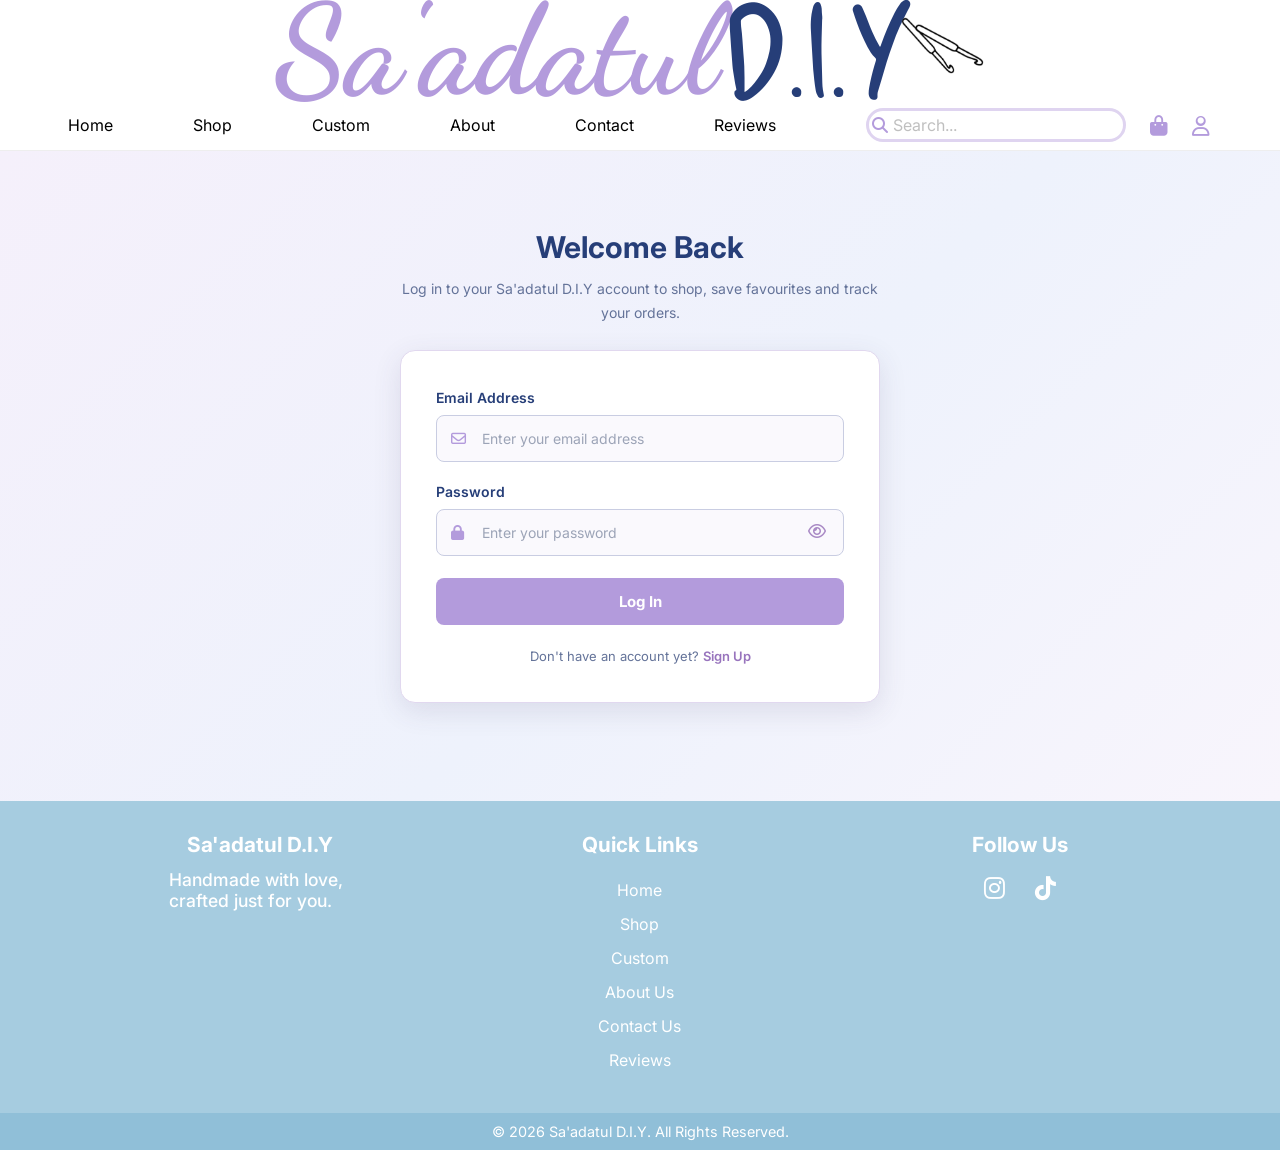
<file: login.html>
<!DOCTYPE html>
<html lang="en">
<head>
    <meta charset="UTF-8">
    <meta name="viewport" content="width=device-width, initial-scale=1.0">
    <title>Log In | Sa'adatul D.I.Y</title>

    <!-- Google Fonts -->
    <link rel="preconnect" href="https://fonts.googleapis.com">
    <link rel="preconnect" href="https://fonts.gstatic.com" crossorigin>
    <link href="https://fonts.googleapis.com/css2?family=Dancing+Script:wght@700&family=Delicious+Handrawn&family=Inter:wght@400;500;600;700&display=swap" rel="stylesheet">

    <!-- Font Awesome -->
    <link rel="stylesheet" href="https://cdnjs.cloudflare.com/ajax/libs/font-awesome/6.5.2/css/all.min.css">

    <!-- CSS (same design as the Sign Up page) -->
    <link rel="stylesheet" href="css/global.css">
    <link rel="stylesheet" href="css/signup.css">
    <link rel="stylesheet" href="css/account-menu.css">

    <!-- JavaScript -->
    <script src="js/global.js" defer></script>
    <script src="js/login.js" defer></script>
</head>

<body>

    <!-- HEADER -->
    <header>
        <div class="logo-container">
            <h1 class="signup-brand">
                <span class="fancy-text">Sa'adatul</span>
                <span class="cute-text">D.I.Y</span>
            </h1>
            <img src="photos/hook.png"
                 alt="Crochet hook"
                 class="logo-hook">
        </div>
    </header>

    <!-- NAVIGATION BAR -->
    <div class="nav-bar">
        <nav aria-label="Main navigation">

            <ul>
                <li><a href="index.html">Home</a></li>
                <li><a href="shop.html">Shop</a></li>

                <li class="has-dropdown">
                    <a href="custom.html" class="dropdown-title">
                        Custom
                    </a>

                    <ul class="dropdown">
                        <li>
                            <a href="custom.html">
                                Custom Keychain
                            </a>
                        </li>
                        <li>
                            <a href="#">
                                Custom Figurine
                            </a>
                        </li>
                    </ul>
                </li>

                <li><a href="about.html">About</a></li>
                <li><a href="contact.html">Contact</a></li>
                <li><a href="review.html">Reviews</a></li>
            </ul>

            <div class="nav-icon">

                <form class="searchbar"
                      action="shop.html"
                      method="get">
                    <i class="fa-solid fa-magnifying-glass search-icon"></i>
                    <input type="search"
                           class="search-input"
                           name="search"
                           placeholder="Search..."
                           aria-label="Search products">
                </form>

                <div class="cart-icon">
                    <a href="cart.html" aria-label="Shopping cart">
                        <i class="fa-solid fa-bag-shopping fa-lg"></i>
                    </a>
                </div>

                <div class="profile-icon">
                    <a href="account.html" aria-label="My account">
                        <i class="fa-regular fa-user fa-lg"></i>
                    </a>
                </div>

            </div>
        </nav>
    </div>

    <!-- LOGIN CONTENT -->
    <main class="signup-page">

        <div class="signup-container">

            <div class="signup-heading">
                <h2>Welcome Back</h2>
                <p>
                    Log in to your Sa'adatul D.I.Y account
                    to shop, save favourites and track your orders.
                </p>
            </div>

            <div class="signup-card">

                <form id="loginForm" novalidate>

                    <!-- MESSAGE FROM OTHER PAGES (e.g. "Please log in to add to cart") -->
                    <p id="loginNotice"
                       class="form-message"
                       role="status"
                       aria-live="polite"></p>

                    <!-- EMAIL -->
                    <div class="form-group">
                        <label for="email">Email Address</label>

                        <div class="input-wrapper">
                            <i class="fa-regular fa-envelope"></i>

                            <input
                                type="email"
                                id="email"
                                name="email"
                                placeholder="Enter your email address"
                                autocomplete="email"
                                maxlength="254"
                                required>
                        </div>

                        <small class="error-message"
                               id="emailError"></small>
                    </div>

                    <!-- PASSWORD -->
                    <div class="form-group">
                        <label for="password">Password</label>

                        <div class="input-wrapper">
                            <i class="fa-solid fa-lock"></i>

                            <input
                                type="password"
                                id="password"
                                name="password"
                                placeholder="Enter your password"
                                autocomplete="current-password"
                                required>

                            <button type="button"
                                    class="toggle-password"
                                    data-target="password"
                                    aria-label="Show password"
                                    aria-pressed="false">
                                <i class="fa-regular fa-eye"></i>
                            </button>
                        </div>

                        <small class="error-message"
                               id="passwordError"></small>
                    </div>

                    <!-- SUBMISSION MESSAGE -->
                    <p id="formMessage"
                       class="form-message"
                       role="status"
                       aria-live="polite"></p>

                    <!-- LOGIN BUTTON -->
                    <button type="submit"
                            class="signup-button">
                        Log In
                    </button>

                    <!-- SIGNUP LINK -->
                    <p class="login-text">
                        Don't have an account yet?
                        <a href="signup.html" id="signupLink">Sign Up</a>
                    </p>

                </form>
            </div>
        </div>
    </main>

    <!-- FOOTER -->
    <footer>
        <div class="container">

            <div class="footer-content">
                <h3>Sa'adatul D.I.Y</h3>
                <p>Handmade with love, crafted just for you.</p>
            </div>

            <div class="footer-content">
                <h3>Quick Links</h3>

                <ul class="List">
                    <li><a href="index.html">Home</a></li>
                    <li><a href="shop.html">Shop</a></li>
                    <li><a href="custom.html">Custom</a></li>
                    <li><a href="about.html">About Us</a></li>
                    <li><a href="contact.html">Contact Us</a></li>
                    <li><a href="review.html">Reviews</a></li>
                </ul>
            </div>

            <div class="footer-content">
                <h3>Follow Us</h3>

                <ul class="List">
                    <li>
                        <a href="https://www.instagram.com/saadatuldiy/"
                           aria-label="Instagram">
                            <i class="fa-brands fa-instagram fa-xl insta-icon"></i>
                        </a>
                    </li>

                    <li>
                        <a href="https://www.tiktok.com/@saadatuldiy"
                           aria-label="TikTok">
                            <i class="fa-brands fa-tiktok fa-xl tiktok-icon"></i>
                        </a>
                    </li>
                </ul>
            </div>

        </div>

        <div class="bottom-bar">
            <p>&copy; 2026 Sa'adatul D.I.Y. All Rights Reserved.</p>
        </div>
    </footer>

</body>
</html>
</file>
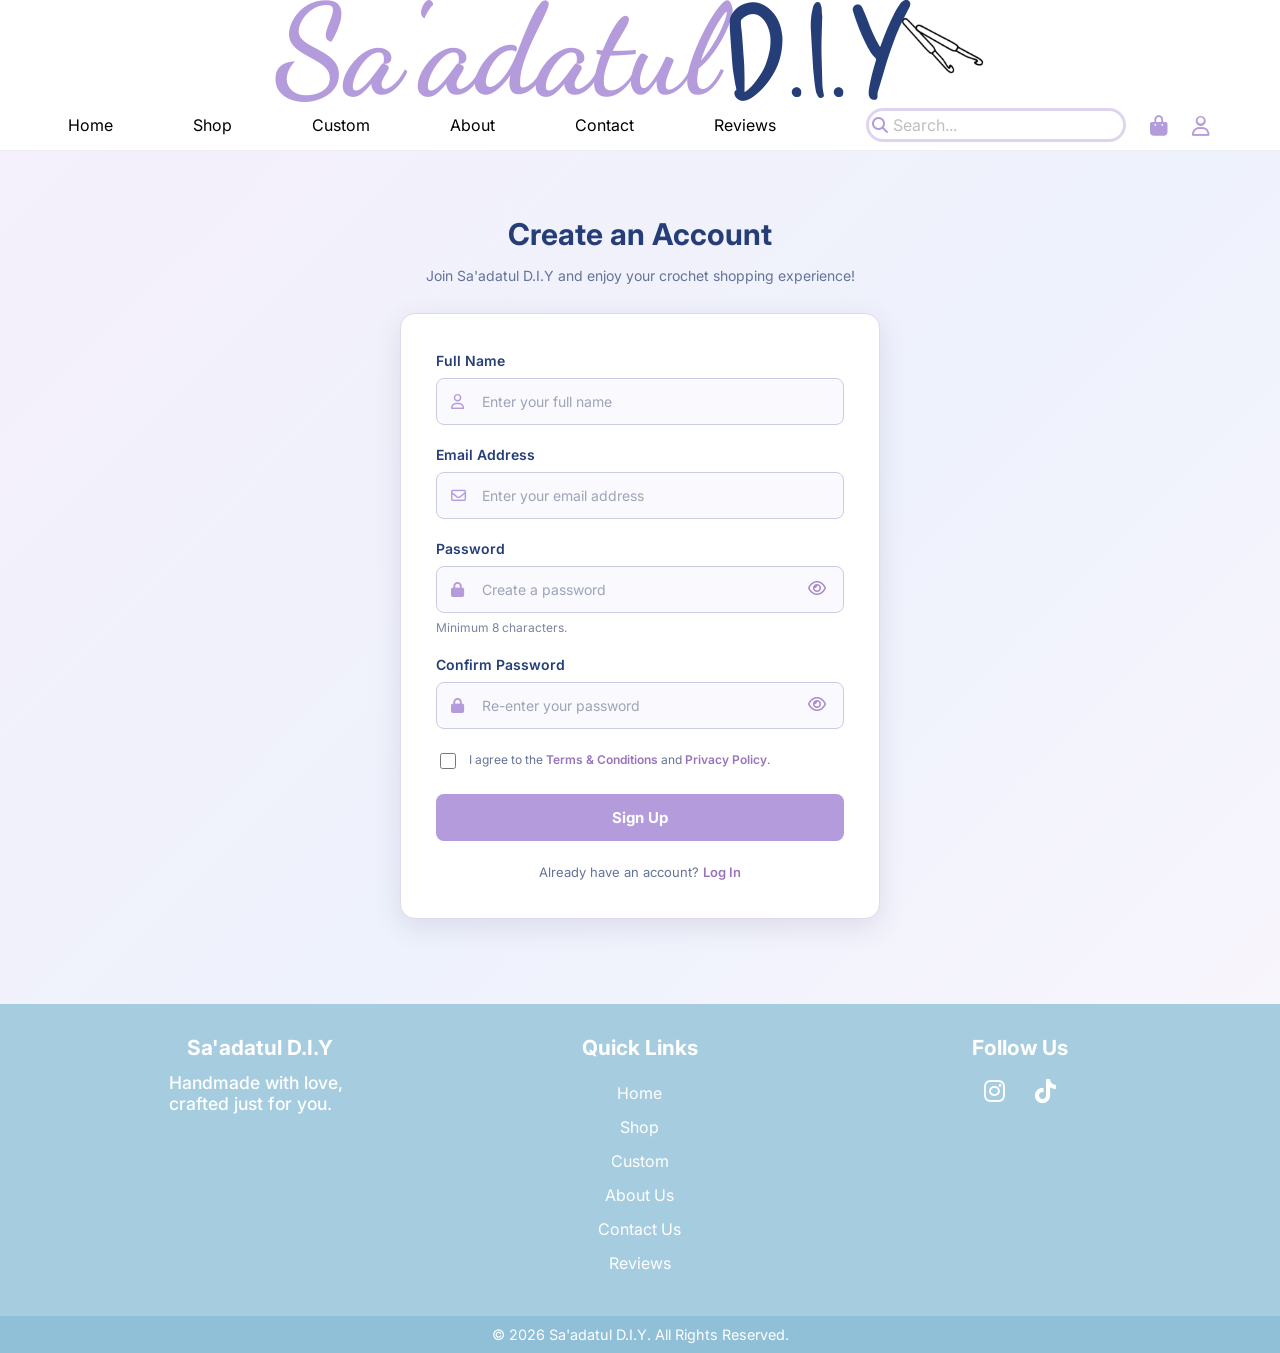
<file: signup.html>
<!DOCTYPE html>
<html lang="en">
<head>
    <meta charset="UTF-8">
    <meta name="viewport" content="width=device-width, initial-scale=1.0">
    <title>Sign Up | Sa'adatul D.I.Y</title>

    <!-- Google Fonts -->
    <link rel="preconnect" href="https://fonts.googleapis.com">
    <link rel="preconnect" href="https://fonts.gstatic.com" crossorigin>
    <link href="https://fonts.googleapis.com/css2?family=Dancing+Script:wght@700&family=Delicious+Handrawn&family=Inter:wght@400;500;600;700&display=swap" rel="stylesheet">

    <!-- Font Awesome -->
    <link rel="stylesheet" href="https://cdnjs.cloudflare.com/ajax/libs/font-awesome/6.5.2/css/all.min.css">

    <!-- CSS -->
    <link rel="stylesheet" href="css/global.css">
    <link rel="stylesheet" href="css/signup.css">
    <link rel="stylesheet" href="css/account-menu.css">

    <!-- JavaScript -->
    <script src="js/global.js" defer></script>
    <script src="js/signup.js" defer></script>
</head>

<body>

    <!-- HEADER -->
    <header>
        <div class="logo-container">
            <h1 class="signup-brand">
                <span class="fancy-text">Sa'adatul</span>
                <span class="cute-text">D.I.Y</span>
            </h1>
            <img src="photos/hook.png"
                 alt="Crochet hook"
                 class="logo-hook">
        </div>
    </header>

    <!-- NAVIGATION BAR -->
    <div class="nav-bar">
        <nav aria-label="Main navigation">

            <ul>
                <li><a href="index.html">Home</a></li>
                <li><a href="shop.html">Shop</a></li>

                <li class="has-dropdown">
                    <a href="custom.html" class="dropdown-title">
                        Custom
                    </a>

                    <ul class="dropdown">
                        <li>
                            <a href="custom.html">
                                Custom Keychain
                            </a>
                        </li>
                        <li>
                            <a href="#">
                                Custom Figurine
                            </a>
                        </li>
                    </ul>
                </li>

                <li><a href="about.html">About</a></li>
                <li><a href="contact.html">Contact</a></li>
                <li><a href="review.html">Reviews</a></li>
            </ul>

            <div class="nav-icon">

                <form class="searchbar"
                      action="shop.html"
                      method="get">
                    <i class="fa-solid fa-magnifying-glass search-icon"></i>
                    <input type="search"
                           class="search-input"
                           name="search"
                           placeholder="Search..."
                           aria-label="Search products">
                </form>

                <div class="cart-icon">
                    <a href="cart.html" aria-label="Shopping cart">
                        <i class="fa-solid fa-bag-shopping fa-lg"></i>
                    </a>
                </div>

                <div class="profile-icon">
                    <a href="account.html" aria-label="My account">
                        <i class="fa-regular fa-user fa-lg"></i>
                    </a>
                </div>

            </div>
        </nav>
    </div>

    <!-- SIGNUP CONTENT -->
    <main class="signup-page">

        <div class="signup-container">

            <div class="signup-heading">
                <h2>Create an Account</h2>
                <p>
                    Join Sa'adatul D.I.Y and enjoy
                    your crochet shopping experience!
                </p>
            </div>

            <div class="signup-card">

                <form id="signupForm" novalidate>

                    <!-- FULL NAME -->
                    <div class="form-group">
                        <label for="fullName">Full Name</label>

                        <div class="input-wrapper">
                            <i class="fa-regular fa-user"></i>

                            <input
                                type="text"
                                id="fullName"
                                name="full_name"
                                placeholder="Enter your full name"
                                autocomplete="name"
                                maxlength="100"
                                required>
                        </div>

                        <small class="error-message"
                               id="nameError"></small>
                    </div>

                    <!-- EMAIL -->
                    <div class="form-group">
                        <label for="email">Email Address</label>

                        <div class="input-wrapper">
                            <i class="fa-regular fa-envelope"></i>

                            <input
                                type="email"
                                id="email"
                                name="email"
                                placeholder="Enter your email address"
                                autocomplete="email"
                                maxlength="254"
                                required>
                        </div>

                        <small class="error-message"
                               id="emailError"></small>
                    </div>

                    <!-- PASSWORD -->
                    <div class="form-group">
                        <label for="password">Password</label>

                        <div class="input-wrapper">
                            <i class="fa-solid fa-lock"></i>

                            <input
                                type="password"
                                id="password"
                                name="password"
                                placeholder="Create a password"
                                autocomplete="new-password"
                                minlength="8"
                                required>

                            <button type="button"
                                    class="toggle-password"
                                    data-target="password"
                                    aria-label="Show password"
                                    aria-pressed="false">
                                <i class="fa-regular fa-eye"></i>
                            </button>
                        </div>

                        <small class="password-hint">
                            Minimum 8 characters.
                        </small>

                        <small class="error-message"
                               id="passwordError"></small>
                    </div>

                    <!-- CONFIRM PASSWORD -->
                    <div class="form-group">
                        <label for="confirmPassword">
                            Confirm Password
                        </label>

                        <div class="input-wrapper">
                            <i class="fa-solid fa-lock"></i>

                            <input
                                type="password"
                                id="confirmPassword"
                                name="confirm_password"
                                placeholder="Re-enter your password"
                                autocomplete="new-password"
                                required>

                            <button type="button"
                                    class="toggle-password"
                                    data-target="confirmPassword"
                                    aria-label="Show confirm password"
                                    aria-pressed="false">
                                <i class="fa-regular fa-eye"></i>
                            </button>
                        </div>

                        <small class="error-message"
                               id="confirmError"></small>
                    </div>

                    <!-- TERMS -->
                    <div class="terms-group">
                        <input type="checkbox"
                               id="agreeTerms"
                               required>

                        <label for="agreeTerms">
                            I agree to the
                            <a href="terms.html">Terms & Conditions</a>
                            and
                            <a href="privacy.html">Privacy Policy</a>.
                        </label>
                    </div>

                    <small class="error-message"
                           id="termsError"></small>

                    <!-- SUBMISSION MESSAGE -->
                    <p id="formMessage"
                       class="form-message"
                       role="status"
                       aria-live="polite"></p>

                    <!-- SIGNUP BUTTON -->
                    <button type="submit"
                            class="signup-button">
                        Sign Up
                    </button>

                    <!-- LOGIN LINK -->
                    <p class="login-text">
                        Already have an account?
                        <a href="login.html" id="loginLink">Log In</a>
                    </p>

                </form>
            </div>
        </div>
    </main>

    <!-- FOOTER -->
    <footer>
        <div class="container">

            <div class="footer-content">
                <h3>Sa'adatul D.I.Y</h3>
                <p>Handmade with love, crafted just for you.</p>
            </div>

            <div class="footer-content">
                <h3>Quick Links</h3>

                <ul class="List">
                    <li><a href="index.html">Home</a></li>
                    <li><a href="shop.html">Shop</a></li>
                    <li><a href="custom.html">Custom</a></li>
                    <li><a href="about.html">About Us</a></li>
                    <li><a href="contact.html">Contact Us</a></li>
                    <li><a href="review.html">Reviews</a></li>
                </ul>
            </div>

            <div class="footer-content">
                <h3>Follow Us</h3>

                <ul class="List">
                    <li>
                        <a href="https://www.instagram.com/"
                           aria-label="Instagram">
                            <i class="fa-brands fa-instagram fa-xl insta-icon"></i>
                        </a>
                    </li>

                    <li>
                        <a href="https://www.tiktok.com/"
                           aria-label="TikTok">
                            <i class="fa-brands fa-tiktok fa-xl tiktok-icon"></i>
                        </a>
                    </li>
                </ul>
            </div>

        </div>

        <div class="bottom-bar">
            <p>&copy; 2026 Sa'adatul D.I.Y. All Rights Reserved.</p>
        </div>
    </footer>

</body>
</html>
</file>
<file: css/global.css>
/* ---------------------- Header ------------------- */
html {
    scroll-behavior: smooth;
}

header {
    width: 100%;
      background: #ffffff;
    padding: 20px 0; 
}

.fancy-text {
    font-family: 'Dancing Script', cursive;
    font-weight: 700;
    font-size: 1.4em;
    color: #B39BDC;
}

.cute-text {
    font-family: 'Delicious Handrawn', cursive;
    font-weight: 400;
    font-size: 1.4em;
}

h1 {
    width: 100%;
    margin-top: 0px;
    margin-bottom: 0px;
}

.logo-container {
    display: flex;
    justify-content: center;
    align-items: center;
    gap: 10px;
    width: 100%;
    height: 60px;
    font-size: 45px;
}

.logo-hook {
    width: auto;
    height: 3.9em;
    margin-left: -30px;
}

/* ---------------------- Navigation Bar ------------------- */

.nav-bar {
    background: #ffffff;
    border-bottom: 1px solid #eee;
}

nav{
    padding: 10px 0;
    height: 50px;
    display: flex;
    align-items: center;
    justify-content: space-between;
    position: relative;
}

nav ul {
    position: absolute;
    left: 33%;  
    transform: translateX(-50%);
    display: flex;
    align-items: center;
    justify-content: center;
    gap: 40px;
    list-style: none;
    padding: 0;
    margin: 0;
}

nav ul li {
    display: inline-block;
    list-style: none;
    margin: 0 20px;
    position: relative;
}

nav ul li a {
    position: relative;
    display: inline-block;
    text-decoration: none;
    color: #000000;
    font-weight: 400;
    font-size: 1.0em;
    font-family: 'Inter', sans-serif;
}

nav ul li a, .dropdown-title {
    text-decoration: none;
    color: #000000;
    font-weight: 400;
    font-size: 1em;
    font-family: 'Inter', sans-serif;
    cursor: pointer;
}

nav ul li a.active{
    color:#B39BDC;
}

nav ul li a:hover, nav ul li a.active, .dropdown-title:hover {
    color: #B39BDC;
}

nav ul li a:hover {
    color: #B39BDC;
}

nav > ul > li > a::after {
    content: '';
    position: absolute;
    bottom: -10px;
    left: 0;
    width: 100%;
    height: 3px;
    background-color: #B39BDC;
    transform: scaleX(0);
    transform-origin: center;
    transition: transform 0.3s ease;
}

nav > ul > li > a:hover::after {
    transform: scaleX(1);
}

.dropdown-title {
    position: relative;
    display: inline-block;
    color: #000000;
    font-weight: 400;
    font-family: 'inter', sans-serif;
    cursor: pointer;
}

.dropdown-title:hover {
    color: #B39BDC;
}

.has-dropdown:hover .dropdown-title {
    color:#B39BDC;
}


/* -----------------Custom Navigation Drop Down---------------------- */

.has-dropdown {
    position: relative;
    padding-bottom: 15px; 
    margin-bottom: -15px; 
}

.has-dropdown:hover .dropdown-title {
    color:#B39BDC;
}

.dropdown {
    display: none;
    position: absolute;
    top: 100%;
    left: 50%;
    transform: translateX(-50%);
    background-color: white;
    min-width: 180px;
    box-shadow: 0px 8px 16px 0px rgba(0,0,0,0.25);
    border-radius: 8px;
    padding: 10px 0px;
    z-index: 1000;
    list-style: none;
}

.dropdown li {
    margin: 0;
    padding: 0;
    display: block;    
}

.dropdown li a {
    padding: 10px 20px;
    display: block;
    white-space: nowrap;

}

.dropdown li a:hover {
    background-color: transparent;
    color: #B39BDC
}

.dropdown li a::after {
    content: "";
    position: absolute;
    width: 0;
    height: 2px;
    bottom: 5px;
    left: 50%;
    background-color: #B39BDC;
    transform: translateX(-50%);
    transition: width 0.5s ease;
}

.dropdown li a:hover::after {
    width: calc(100% - 40px);
}

.has-dropdown:hover .dropdown{
    display: block;
}

/* ---------------------Icon Navigation------------------------- */

.nav-icon {
    display: flex;
    align-items: center;
    gap: 24px;
    position: absolute;
    right: 70px;
}

.cart-icon a,
.cart-icon i {
    color: #B39BDC;
    text-decoration: none;
}

.cart-icon a{
    display: inline-block;
    text-decoration: none;
    transition: color 0.5s ease;
}

.cart-icon a:hover {
    color: #B39BDC;
    transform: scale(1.15);
}

.profile-icon a,
.profile-icon i {
    color: #B39BDC;
    text-decoration: none;
}

/* ---------------------- Search Overlay ------------------- */

.search-icon{
    color: #B39BDC
}
.searchbar{
    --padding: 3px;

    width: max-content;
    display: flex;
    align-items: center;
    padding: var(--padding);
    border-radius: 23px;
    border: solid #dfd4f0;
    transition: box-shadow 0.25s;
    width: 260px;
}

.searchbar:focus-within {
    box-shadow: 0 0 10px rgba(77, 153, 192, 1);
}

.search-input {
    font-size: 16px;
    font-family: 'inter', sans-serif;
    color: #000000;
    margin-left: var(--padding);
    outline: none;
    border: none;
    background: transparent;
    width: 200px;
    flex: 1;
}

.search-input::placeholder {
    color: rgba(0,0,0,0.25);

}

.search-icon{
    cursor: pointer;
}
/*------------------Footer------------------------*/

footer {
    background: #A6CCE0;
    padding-top: 10px;
    color: white;
}
.container {
    width: 100%;
    max-width: 1140px;
    margin: auto;
    display: flex;
    justify-content: space-around;
    align-items: flex-start;
}

.footer-content {
    width: 33.3%;
}

.footer-content h3 {
    font-family: 'inter', sans-serif;
    font-size: 1.3em;
    font-weight: 700;
    margin-bottom: 8px;
    text-align: center;
}

.footer-content p {
    font-family: 'inter', sans-serif;
    font-size: 1.1em;
    font-weight: 500;
    width: 190px;
    margin: auto;
    padding: 4px;
}

.footer-content ul {
    text-align: center;
}

.List li::before {
    content: '';
    position: absolute;
    transform: translate(-50%, -50%);
    left: 50%;
    top: 100%;
    width: 0;
    height: 2px;
    background: #4D99C0;
    transition-duration: .5s;
}

.bottom-bar {
    background: #90bfd8;
    text-align: center;
    padding: 10px 0;
    margin-top: 20px;
}

.bottom-bar p {
    color: white;
    font-family: 'inter', sans-serif;
    font-size: 0.9em;
    margin: 0;
}

.List li a {
    color: white;
    font-family: 'inter', sans-serif;
    font-size: 1em;
    text-decoration: none;
    transition: color 0.3s ease;
}

.List li a:hover {
    color: #1c3169;
}

.List {
    padding: 0;
    list-style: none;
}

.List li {
    width: auto;
    text-align: center;
    padding: 7px;
    position: relative;
}

.footer-content:last-child .List {
    display: flex;
    justify-content: center;
    align-items: center;
    gap: 20px;
}

.footer-content:last-child .List li {
    padding: 5px;
}

.insta-icon,
.tiktok-icon {
    color: white;
    transition: transform 0.3s ease, color 0.3s ease;
}

.insta-icon:hover,
.tiktok-icon:hover {
    color: #1c3169;
    transform: scale(1.2);
}
</file>
<file: css/signup.css>
/* SIGNUP PAGE - SA'ADATUL D.I.Y */

* {
    box-sizing: border-box;
}

body {
    margin: 0;
    font-family: 'Inter', sans-serif;
    background: #ffffff;
    color: #263e78;
}

/* HEADER ADJUSTMENT */
.signup-brand {
    width: auto;
    display: flex;
    align-items: center;
    gap: 7px;
}

/* SIGNUP BACKGROUND */
.signup-page {
    min-height: 650px;
    padding: 65px 20px 85px;
    background: linear-gradient(
        135deg,
        #f5f0fb 0%,
        #eef2fc 55%,
        #f8f5fc 100%
    );
    display: flex;
    align-items: center;
    justify-content: center;
}

/* MAIN CONTAINER */
.signup-container {
    width: 100%;
    max-width: 480px;
}

/* HEADING */
.signup-heading {
    text-align: center;
    margin-bottom: 25px;
}

.signup-heading h2 {
    color: #263e78;
    font-size: 30px;
    font-weight: 700;
    margin: 0 0 12px;
}

.signup-heading p {
    color: #647399;
    font-size: 14px;
    line-height: 1.7;
    margin: 0;
}

/* FORM CARD */
.signup-card {
    background: #ffffff;
    border: 1px solid #e1d8ef;
    border-radius: 15px;
    padding: 38px 35px;
    box-shadow: 0 8px 28px rgba(67, 58, 102, 0.12);
}

/* FORM GROUP */
.form-group {
    margin-bottom: 21px;
}

.form-group label {
    display: block;
    font-size: 14px;
    font-weight: 600;
    color: #263e78;
    margin-bottom: 9px;
}

/* INPUT WRAPPER */
.input-wrapper {
    position: relative;
    display: flex;
    align-items: center;
}

.input-wrapper > i {
    position: absolute;
    left: 15px;
    color: #b39bdc;
    font-size: 15px;
    pointer-events: none;
}

/* INPUT FIELDS */
.input-wrapper input {
    width: 100%;
    height: 47px;
    padding: 12px 45px;
    background: #faf9fd;
    border: 1px solid #c9cde2;
    border-radius: 8px;
    outline: none;
    font-family: 'Inter', sans-serif;
    font-size: 14px;
    color: #263e78;
    transition: border-color 0.25s, box-shadow 0.25s;
}

.input-wrapper input::placeholder {
    color: #9ca4b7;
}

.input-wrapper input:focus {
    background: #ffffff;
    border-color: #b39bdc;
    box-shadow: 0 0 0 3px rgba(179, 155, 220, 0.18);
}

/* INVALID INPUT */
.input-wrapper input.invalid {
    border-color: #dc6b7b;
    background: #fffafb;
}

/* PASSWORD VISIBILITY BUTTON */
.toggle-password {
    position: absolute;
    right: 12px;
    top: 50%;
    transform: translateY(-50%);
    border: none;
    background: transparent;
    color: #a98ac5;
    font-size: 16px;
    cursor: pointer;
    padding: 6px;
}

.toggle-password:hover {
    color: #263e78;
}

.toggle-password:focus-visible {
    outline: 2px solid #b39bdc;
    border-radius: 4px;
}

/* PASSWORD HINT */
.password-hint {
    display: block;
    margin-top: 7px;
    font-size: 12px;
    color: #7b849e;
}

/* ERROR MESSAGE */
.error-message {
    display: block;
    color: #c74760;
    font-size: 12px;
    line-height: 1.5;
    margin-top: 5px;
}

.error-message:empty {
    display: none;
}

/* TERMS */
.terms-group {
    display: flex;
    align-items: flex-start;
    gap: 10px;
    margin: 10px 0 6px;
}

.terms-group input {
    width: 16px;
    height: 16px;
    margin-top: 3px;
    accent-color: #b39bdc;
    cursor: pointer;
    flex-shrink: 0;
}

.terms-group label {
    color: #647399;
    font-size: 12px;
    line-height: 1.7;
}

.terms-group a,
.login-text a {
    color: #9874bd;
    font-weight: 600;
    text-decoration: none;
}

.terms-group a:hover,
.login-text a:hover {
    text-decoration: underline;
}

/* FORM STATUS MESSAGE */
.form-message {
    display: none;
    margin: 15px 0;
    padding: 12px;
    border-radius: 7px;
    font-size: 13px;
    line-height: 1.6;
}

.form-message.success {
    display: block;
    background: #edf8f0;
    color: #237a46;
    border: 1px solid #b7dec4;
}

.form-message.error {
    display: block;
    background: #fff0f2;
    color: #b33c53;
    border: 1px solid #f1c1c9;
}

/* SIGNUP BUTTON */
.signup-button {
    display: block;
    width: 100%;
    padding: 14px;
    margin-top: 22px;
    background: #b39bdc;
    color: #ffffff;
    border: none;
    border-radius: 8px;
    font-family: 'Inter', sans-serif;
    font-size: 15px;
    font-weight: 700;
    cursor: pointer;
    transition: background 0.3s, transform 0.2s;
}

.signup-button:hover {
    background: #9b7dba;
    transform: translateY(-2px);
}

.signup-button:active {
    transform: scale(0.98);
}

.signup-button:disabled {
    opacity: 0.65;
    cursor: wait;
}

/* LOGIN TEXT */
.login-text {
    margin: 23px 0 0;
    text-align: center;
    font-size: 13px;
    color: #647399;
}

/* RESPONSIVE */
@media (max-width: 600px) {
    .signup-page {
        padding: 40px 15px 55px;
    }

    .signup-heading h2 {
        font-size: 25px;
    }

    .signup-card {
        padding: 28px 20px;
    }

    .input-wrapper input {
        font-size: 13px;
    }

    /* Shared navigation adjustment */
    .nav-bar nav {
        height: auto;
        min-height: 65px;
        flex-direction: column;
        padding: 12px;
        gap: 15px;
    }

    .nav-bar nav > ul {
        position: static;
        transform: none;
        flex-wrap: wrap;
        gap: 8px 14px;
    }

    .nav-bar nav > ul > li {
        margin: 4px;
    }

    .nav-icon {
        position: static;
        justify-content: center;
        flex-wrap: wrap;
        gap: 18px;
    }

    .search-input {
        width: 150px;
    }

    footer .container {
        flex-direction: column;
        align-items: center;
        gap: 25px;
    }

    footer .footer-content {
        width: 100%;
        text-align: center;
    }
}

/* SMALL MOBILE */
@media (max-width: 380px) {
    .signup-card {
        padding: 22px 15px;
    }

    .signup-heading h2 {
        font-size: 23px;
    }
}
</file>
<file: css/account-menu.css>
/* =========================================================
   ACCOUNT DROPDOWN, CART BADGE & POP-UP MESSAGE
   Shared by every page (works with global.css, custom.css, ...)
   ========================================================= */

.profile-icon.has-account-menu {
    position: relative;
}

.profile-icon.has-account-menu > a {
    display: inline-block;
    cursor: pointer;
    transition: transform 0.3s ease;
}

.profile-icon.has-account-menu > a:hover,
.profile-icon.has-account-menu.open > a {
    transform: scale(1.15);
}

.account-menu {
    display: none;
    position: absolute;
    top: calc(100% + 16px);
    right: -12px;
    min-width: 210px;
    padding: 10px 0;
    background: #ffffff;
    border-radius: 8px;
    box-shadow: 0 8px 16px rgba(0, 0, 0, 0.25);
    z-index: 2000;
    text-align: left;
    font-family: 'Inter', sans-serif;
}

.account-menu::before {
    content: "";
    position: absolute;
    top: -7px;
    right: 18px;
    width: 14px;
    height: 14px;
    background: #ffffff;
    transform: rotate(45deg);
    box-shadow: -2px -2px 4px rgba(0, 0, 0, 0.06);
}

.profile-icon.open .account-menu {
    display: block;
}

.account-menu-greeting {
    margin: 0;
    padding: 6px 20px 10px;
    color: #777;
    font-size: 13px;
    border-bottom: 1px solid #f0eaf8;
}

.account-menu-greeting strong {
    color: #465b8b;
}

.profile-icon .account-menu a,
.account-menu button {
    display: flex;
    align-items: center;
    gap: 12px;
    width: 100%;
    padding: 10px 20px;
    border: none;
    background: transparent;
    color: #000000;
    font-family: 'Inter', sans-serif;
    font-size: 15px;
    font-weight: 400;
    text-decoration: none;
    white-space: nowrap;
    cursor: pointer;
    box-sizing: border-box;
    transition: color 0.2s ease, background 0.2s ease;
}

.profile-icon .account-menu a i,
.account-menu button i {
    width: 16px;
    color: #B39BDC;
    font-size: 14px;
    text-align: center;
}

.profile-icon .account-menu a:hover,
.account-menu button:hover {
    color: #B39BDC;
    background: #faf7ff;
}

.account-menu-rule {
    height: 1px;
    margin: 6px 0;
    background: #f0eaf8;
}

.account-menu-logout {
    color: #c0392b !important;
}

/* Cart badge (added by global.js on pages without #cart-count) */
.cart-icon a {
    position: relative;
}

.sdiy-cart-count {
    position: absolute;
    top: -5px;
    right: -10px;
    min-width: 10px;
    padding: 2px 6px;
    border-radius: 50%;
    background: #a98ac5;
    color: #ffffff;
    font-family: 'Inter', sans-serif;
    font-size: 10px;
    font-weight: bold;
    line-height: 1.3;
    text-align: center;
}

/* Pop-up message */
.sdiy-toast {
    position: fixed;
    left: 50%;
    bottom: 30px;
    z-index: 3000;
    max-width: calc(100% - 40px);
    padding: 14px 24px;
    border-radius: 10px;
    background: #465b8b;
    color: #ffffff;
    font-family: 'Inter', sans-serif;
    font-size: 15px;
    box-shadow: 0 8px 20px rgba(0, 0, 0, 0.2);
    opacity: 0;
    pointer-events: none;
    transform: translate(-50%, 20px);
    transition: opacity 0.3s ease, transform 0.3s ease;
}

.sdiy-toast.show {
    opacity: 1;
    transform: translate(-50%, 0);
}

.sdiy-toast.error {
    background: #c0392b;
}

@media (max-width: 768px) {
    .account-menu {
        right: -20px;
    }
}
</file>
